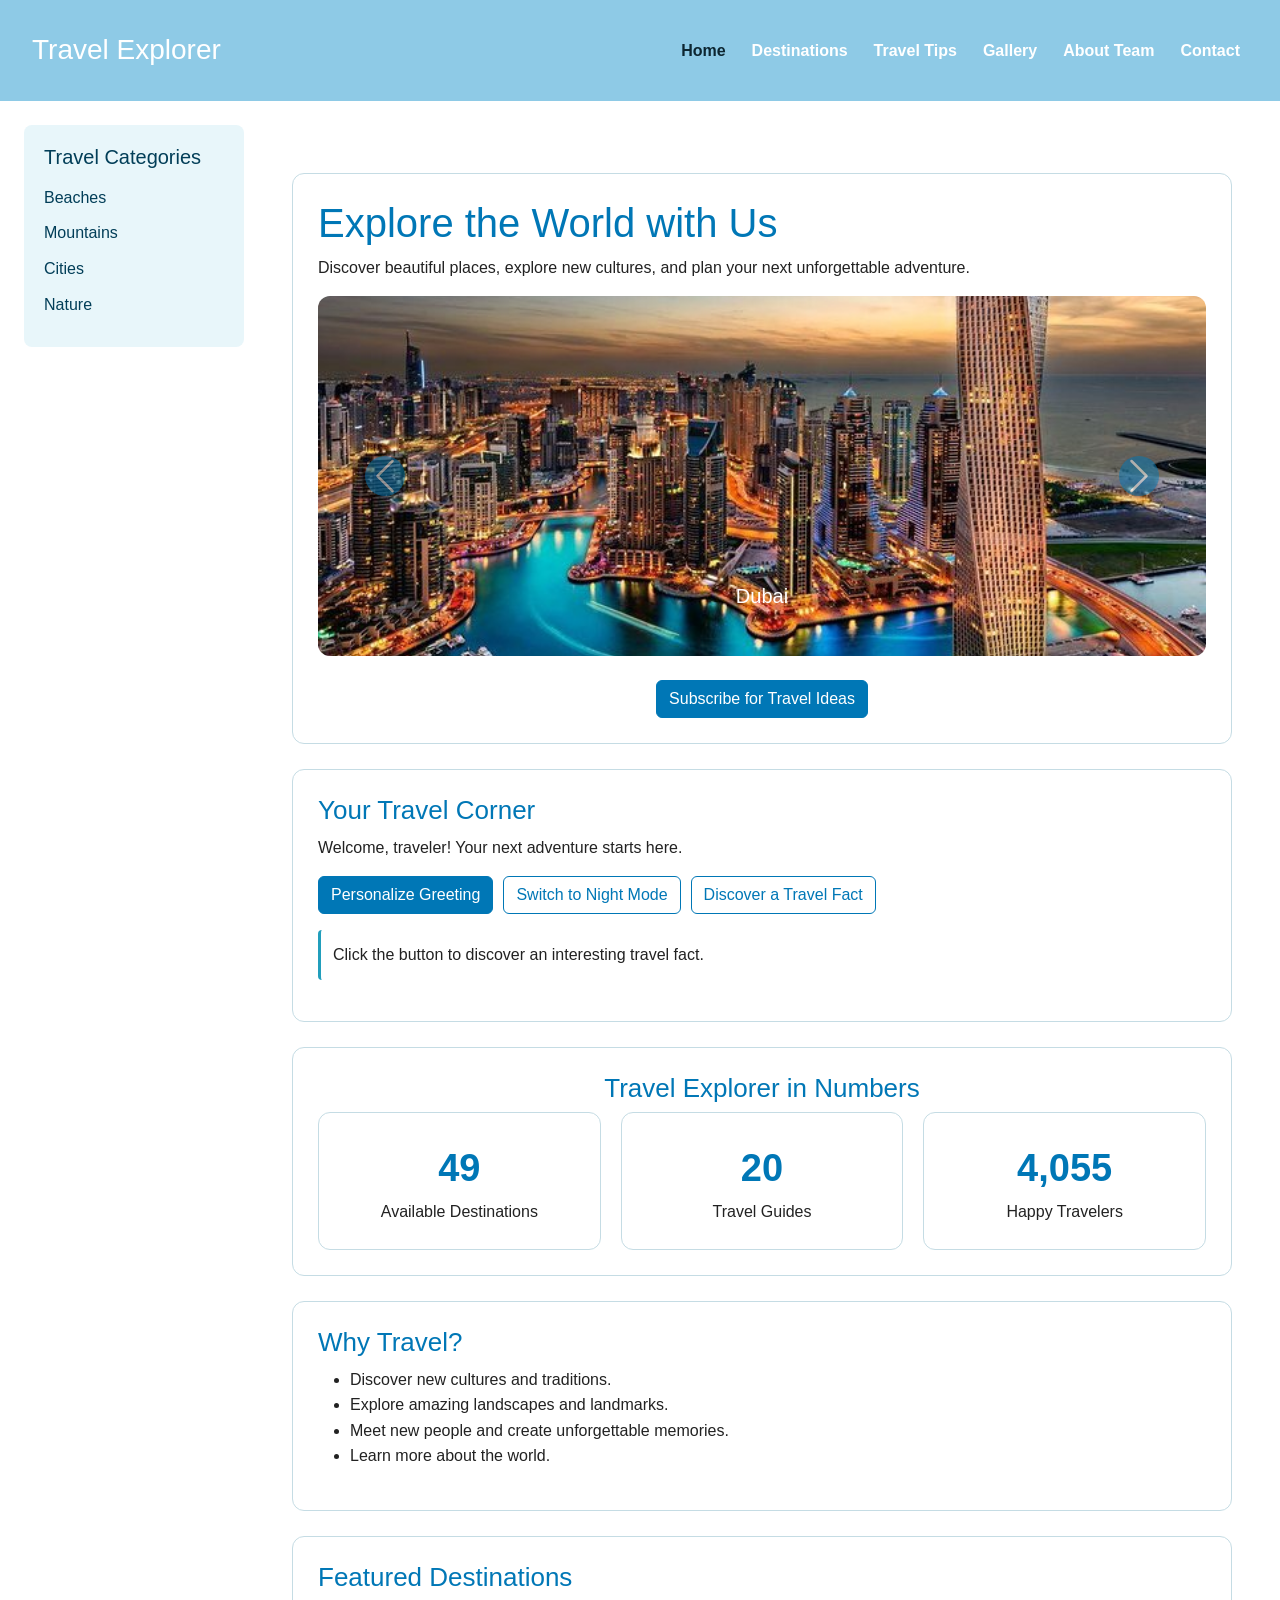
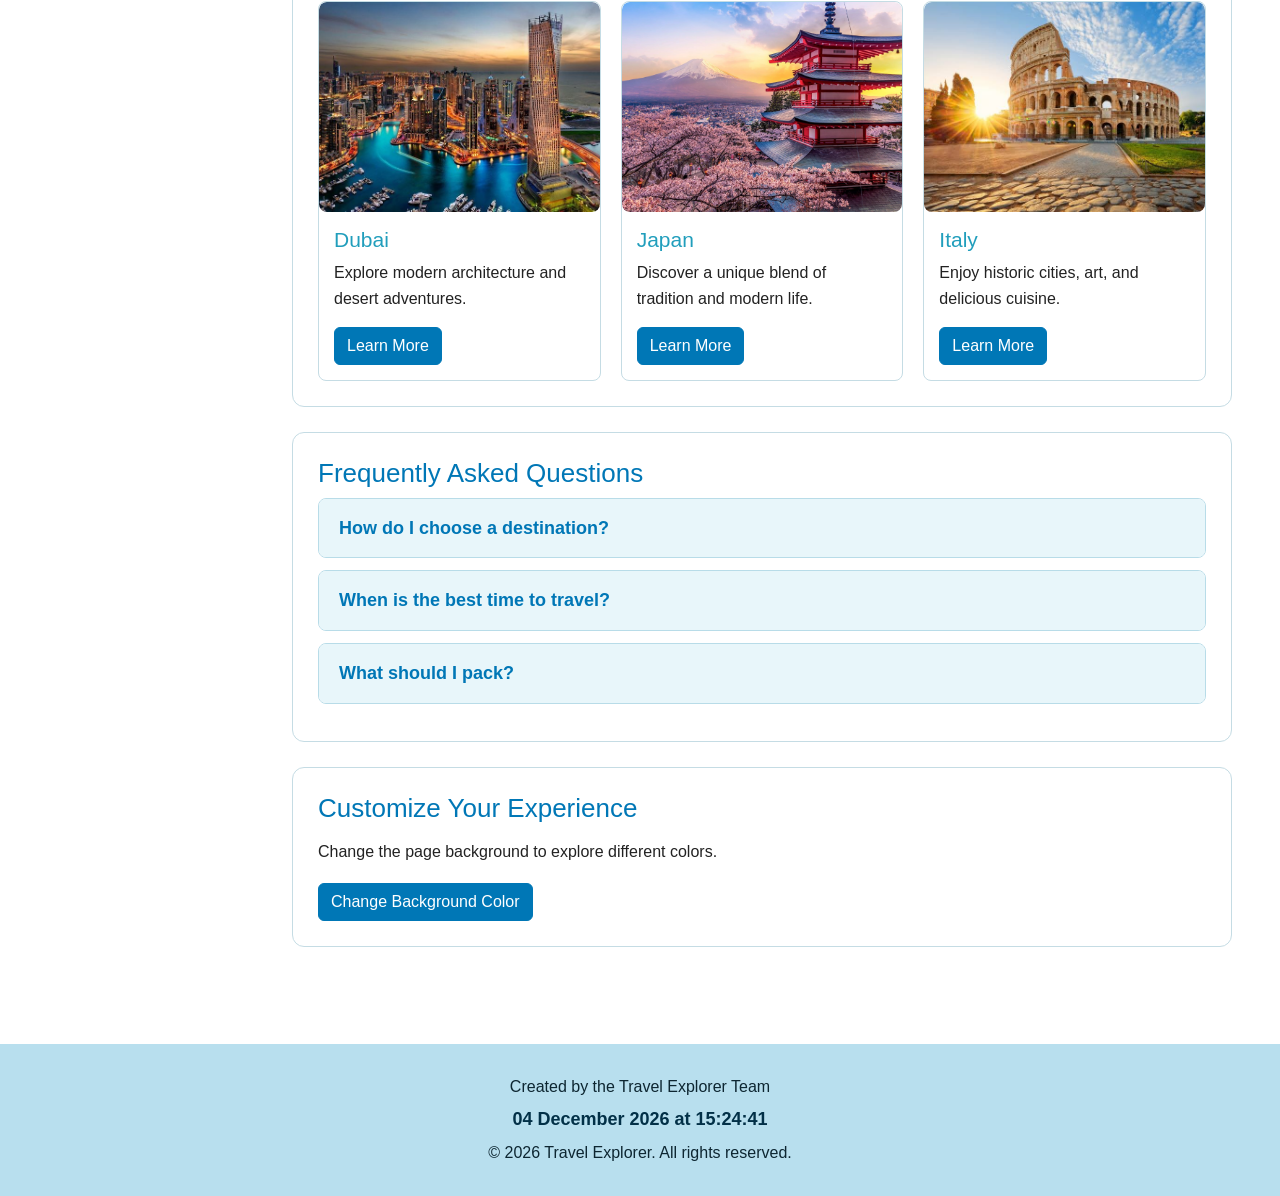
<file: index.html>
<!DOCTYPE html>
<html lang="en">

<head>
    <meta charset="UTF-8">
    <meta name="viewport" content="width=device-width, initial-scale=1.0">
    <title>Travel Explorer - Home</title>

    <link href="https://cdn.jsdelivr.net/npm/bootstrap@5.3.3/dist/css/bootstrap.min.css" rel="stylesheet">
    <link rel="stylesheet" href="css/style.css">
</head>

<body>

    <div id="scrollProgress"></div>

    <header class="site-header">
        <nav class="navbar navbar-expand-lg" aria-label="Main navigation">
            <div class="container-fluid">

                <a class="navbar-brand" href="index.html">Travel Explorer</a>

                <button class="navbar-toggler" type="button" data-bs-toggle="collapse"
                    data-bs-target="#mainNavbar" aria-controls="mainNavbar"
                    aria-expanded="false" aria-label="Toggle navigation">
                    <span class="navbar-toggler-icon"></span>
                </button>

                <div class="collapse navbar-collapse" id="mainNavbar">
                    <ul class="navbar-nav ms-auto">
                        <li class="nav-item">
                            <a class="nav-link active" href="index.html">Home</a>
                        </li>
                        <li class="nav-item">
                            <a class="nav-link" href="destinations.html">Destinations</a>
                        </li>
                        <li class="nav-item">
                            <a class="nav-link" href="tips.html">Travel Tips</a>
                        </li>
                        <li class="nav-item">
                            <a class="nav-link" href="gallery.html">Gallery</a>
                        </li>
                        <li class="nav-item">
                            <a class="nav-link" href="about.html">About Team</a>
                        </li>
                        <li class="nav-item">
                            <a class="nav-link" href="contact.html">Contact</a>
                        </li>
                    </ul>
                </div>
            </div>
        </nav>
    </header>

    <div class="page-layout">

        <aside class="sidebar">
            <h2>Travel Categories</h2>
            <ul>
                <li><a href="destinations.html">Beaches</a></li>
                <li><a href="destinations.html">Mountains</a></li>
                <li><a href="destinations.html">Cities</a></li>
                <li><a href="destinations.html">Nature</a></li>
            </ul>
        </aside>

        <main class="page-main container py-4">

            <section class="content-box">

                <h1>Explore the World with Us</h1>

                <p>
                    Discover beautiful places, explore new cultures,
                    and plan your next unforgettable adventure.
                </p>

                <div id="travelCarousel" class="carousel slide" data-bs-ride="carousel">

                    <div class="carousel-inner">

                        <div class="carousel-item active">
                            <img src="images/dubai.jpg" class="d-block w-100" alt="Dubai">
                            <div class="carousel-caption"><h5>Dubai</h5></div>
                        </div>

                        <div class="carousel-item">
                            <img src="images/japan.jpg" class="d-block w-100" alt="Japan">
                            <div class="carousel-caption"><h5>Japan</h5></div>
                        </div>

                        <div class="carousel-item">
                            <img src="images/italy.jpg" class="d-block w-100" alt="Italy">
                            <div class="carousel-caption"><h5>Italy</h5></div>
                        </div>

                        <div class="carousel-item">
                            <img src="images/greece.jpg" class="d-block w-100" alt="Greece">
                            <div class="carousel-caption"><h5>Greece</h5></div>
                        </div>

                        <div class="carousel-item">
                            <img src="images/bora-bora.jpg" class="d-block w-100" alt="Bora Bora">
                            <div class="carousel-caption"><h5>Bora Bora</h5></div>
                        </div>

                        <div class="carousel-item">
                            <img src="images/netherlands.jpg" class="d-block w-100" alt="Netherlands">
                            <div class="carousel-caption"><h5>Netherlands</h5></div>
                        </div>

                        <div class="carousel-item">
                            <img src="images/switzerland.jpg" class="d-block w-100" alt="Switzerland">
                            <div class="carousel-caption"><h5>Switzerland</h5></div>
                        </div>

                        <div class="carousel-item">
                            <img src="images/paris.jpg" class="d-block w-100" alt="Paris">
                            <div class="carousel-caption"><h5>Paris</h5></div>
                        </div>

                        <div class="carousel-item">
                            <img src="images/istanbul.jpg" class="d-block w-100" alt="Istanbul">
                            <div class="carousel-caption"><h5>Istanbul</h5></div>
                        </div>

                    </div>

                    <button class="carousel-control-prev" type="button"
                        data-bs-target="#travelCarousel" data-bs-slide="prev">
                        <span class="carousel-control-prev-icon"></span>
                    </button>

                    <button class="carousel-control-next" type="button"
                        data-bs-target="#travelCarousel" data-bs-slide="next">
                        <span class="carousel-control-next-icon"></span>
                    </button>

                </div>

                <div class="text-center mt-4">
                    <button id="openSubscribeBtn" class="btn btn-primary" type="button">
                        Subscribe for Travel Ideas
                    </button>
                </div>

            </section>

            <section class="content-box interactive-travel-panel" id="travelTools">

                <h2>Your Travel Corner</h2>

                <p id="travelerGreeting">
                    Welcome, traveler! Your next adventure starts here.
                </p>

                <div class="travel-tools-buttons">

                    <button id="greetingButton" class="btn btn-primary" type="button">
                        Personalize Greeting
                    </button>

                    <button id="themeToggle" class="btn btn-outline-primary" type="button">
                        Switch to Night Mode
                    </button>

                    <button id="factButton" class="btn btn-outline-primary" type="button">
                        Discover a Travel Fact
                    </button>

                </div>

                <p id="travelFact" class="travel-fact" aria-live="polite">
                    Click the button to discover an interesting travel fact.
                </p>

            </section>

            <section class="content-box statistics-section" id="statistics">

                <h2>Travel Explorer in Numbers</h2>

                <div class="statistics-grid">

                    <div class="statistic-card">
                        <span class="statistic-number" data-target="120">0</span>
                        <p>Available Destinations</p>
                    </div>

                    <div class="statistic-card">
                        <span class="statistic-number" data-target="50">0</span>
                        <p>Travel Guides</p>
                    </div>

                    <div class="statistic-card">
                        <span class="statistic-number" data-target="10000">0</span>
                        <p>Happy Travelers</p>
                    </div>

                </div>

            </section>

            <section class="content-box">

                <h2>Why Travel?</h2>

                <ul>
                    <li>Discover new cultures and traditions.</li>
                    <li>Explore amazing landscapes and landmarks.</li>
                    <li>Meet new people and create unforgettable memories.</li>
                    <li>Learn more about the world.</li>
                </ul>

            </section>

            <section class="content-box">

                <h2>Featured Destinations</h2>

                <div class="gallery-grid">

                    <article class="gallery-card">
                        <img src="images/dubai.jpg" alt="Dubai skyline">
                        <div class="card-body">
                            <h3>Dubai</h3>
                            <p>Explore modern architecture and desert adventures.</p>
                            <a href="destinations.html#dubai" class="btn btn-primary">Learn More</a>
                        </div>
                    </article>

                    <article class="gallery-card">
                        <img src="images/japan.jpg" alt="Japan landscape">
                        <div class="card-body">
                            <h3>Japan</h3>
                            <p>Discover a unique blend of tradition and modern life.</p>
                            <a href="destinations.html#japan" class="btn btn-primary">Learn More</a>
                        </div>
                    </article>

                    <article class="gallery-card">
                        <img src="images/italy.jpg" alt="Italy landscape">
                        <div class="card-body">
                            <h3>Italy</h3>
                            <p>Enjoy historic cities, art, and delicious cuisine.</p>
                            <a href="destinations.html#italy" class="btn btn-primary">Learn More</a>
                        </div>
                    </article>

                </div>

            </section>

            <section class="content-box">

                <h2>Frequently Asked Questions</h2>

                <div class="faq-item">
                    <button class="faq-question" type="button" aria-expanded="false">
                        How do I choose a destination?
                    </button>
                    <div class="faq-answer">
                        <p>Consider your budget, preferred climate, interests, and activities.</p>
                    </div>
                </div>

                <div class="faq-item">
                    <button class="faq-question" type="button" aria-expanded="false">
                        When is the best time to travel?
                    </button>
                    <div class="faq-answer">
                        <p>The best time depends on the destination and local weather.</p>
                    </div>
                </div>

                <div class="faq-item">
                    <button class="faq-question" type="button" aria-expanded="false">
                        What should I pack?
                    </button>
                    <div class="faq-answer">
                        <p>Pack according to the weather, trip duration, and planned activities.</p>
                    </div>
                </div>

            </section>

            <section class="content-box color-changer-section">

                <h2>Customize Your Experience</h2>

                <p>Change the page background to explore different colors.</p>

                <button id="colorButton" class="btn btn-primary" type="button">
                    Change Background Color
                </button>

            </section>

        </main>
    </div>

    <footer class="site-footer">
        <p>Created by the Travel Explorer Team</p>
        <p id="currentDateTime" aria-live="off"></p>
        <p>&copy; 2026 Travel Explorer. All rights reserved.</p>
    </footer>

    <div id="subscribePopup" class="popup-overlay" aria-hidden="true">

        <div class="popup-dialog" role="dialog" aria-modal="true" aria-labelledby="subscribeTitle">

            <button id="closeSubscribeBtn" class="popup-close" type="button"
                aria-label="Close popup">&times;</button>

            <h2 id="subscribeTitle">Subscribe for Travel Ideas</h2>

            <p>Get inspiration for your next adventure.</p>

            <form id="subscribeForm" novalidate>

                <div class="mb-3">
                    <label for="subscriberName" class="form-label">Name</label>
                    <input id="subscriberName" class="form-control" type="text" required>
                </div>

                <div class="mb-3">
                    <label for="subscriberEmail" class="form-label">Email</label>
                    <input id="subscriberEmail" class="form-control" type="email" required>
                </div>

                <div class="mb-3">
                    <label for="subscriberPassword" class="form-label">Password</label>
                    <input id="subscriberPassword" class="form-control" type="password" minlength="6" required>
                </div>

                <div class="mb-3">
                    <label for="confirmPassword" class="form-label">Confirm Password</label>
                    <input id="confirmPassword" class="form-control" type="password" minlength="6" required>
                </div>

                <p id="formMessage" role="status" aria-live="polite"></p>

                <button class="btn btn-primary w-100" type="submit">
                    Subscribe
                </button>

            </form>
        </div>
    </div>

    <script src="https://cdn.jsdelivr.net/npm/bootstrap@5.3.3/dist/js/bootstrap.bundle.min.js"></script>
    <script src="https://code.jquery.com/jquery-3.7.1.min.js"></script>
    <script src="js/sound.js"></script>
    <script src="js/clock.js"></script>
    <script src="js/nav.js"></script>
    <script src="js/script.js"></script>
    <script src="js/index.js"></script>

</body>
</html>
</file>
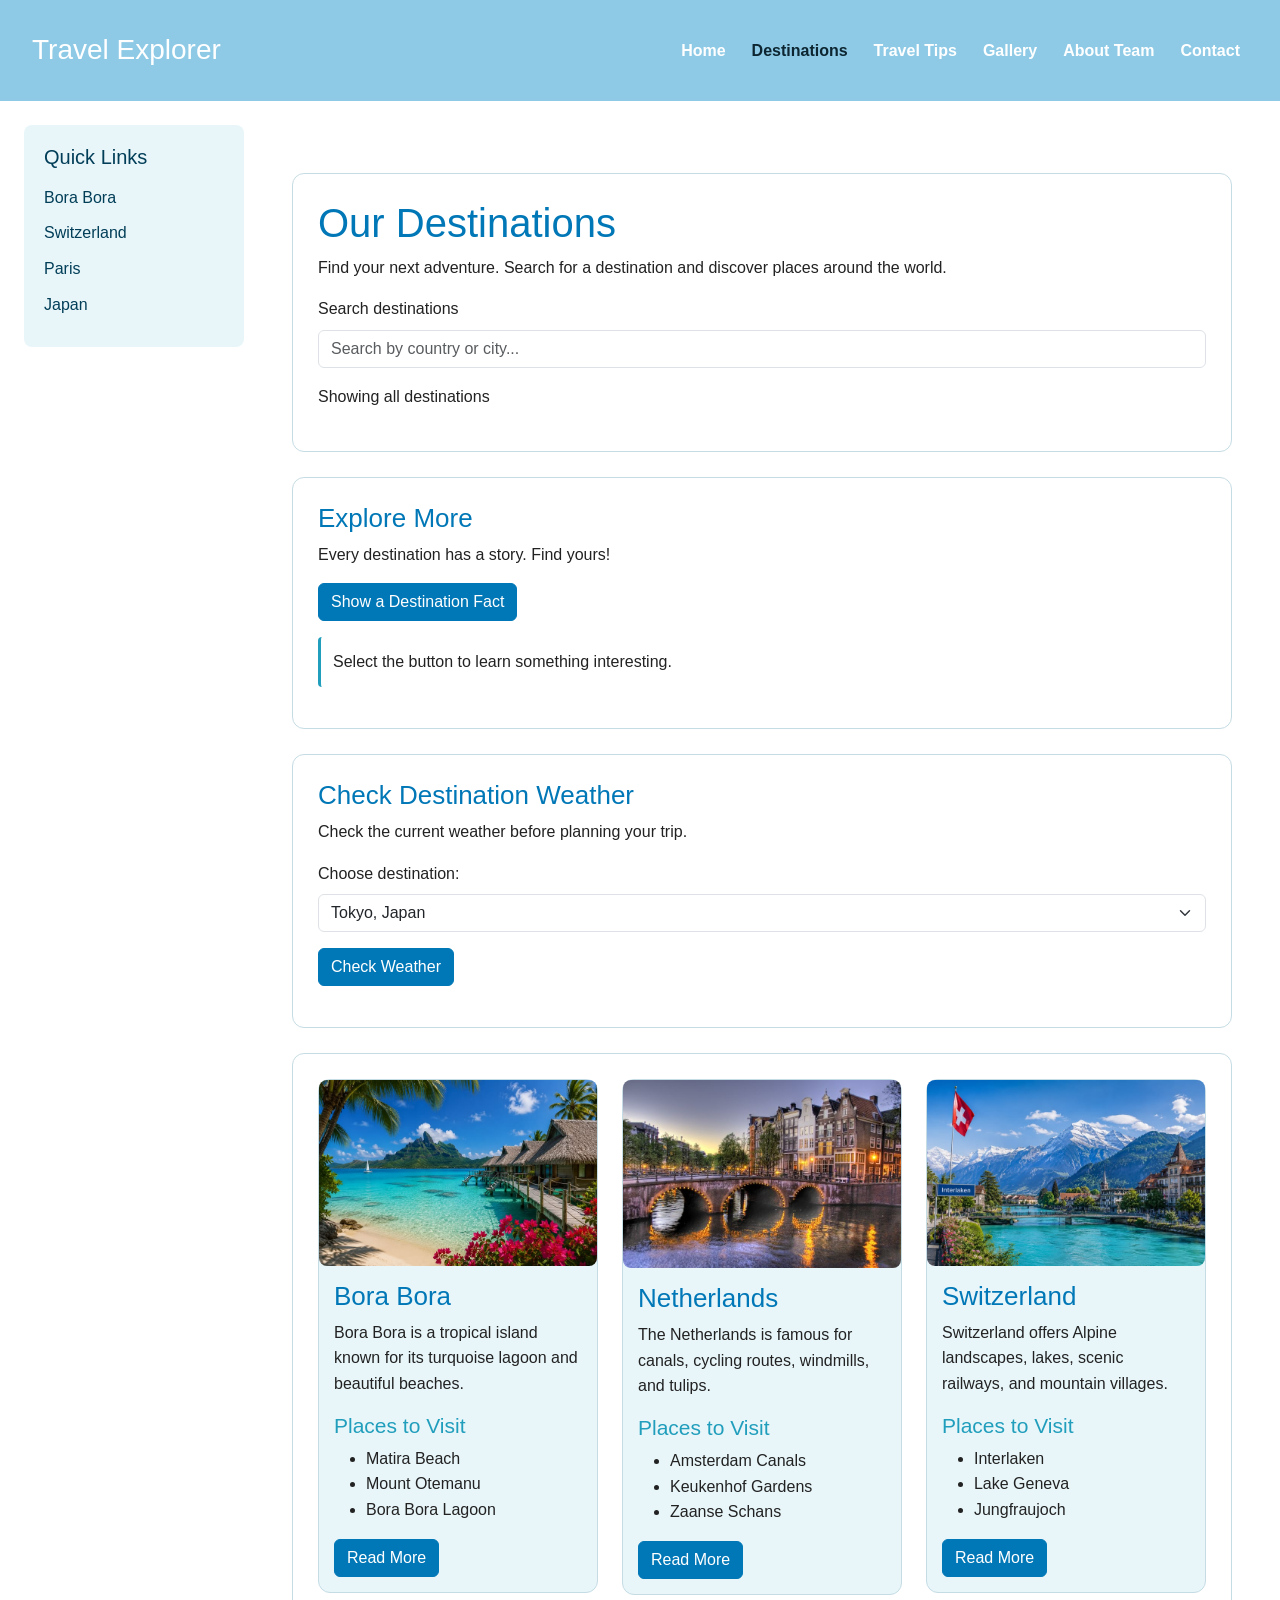
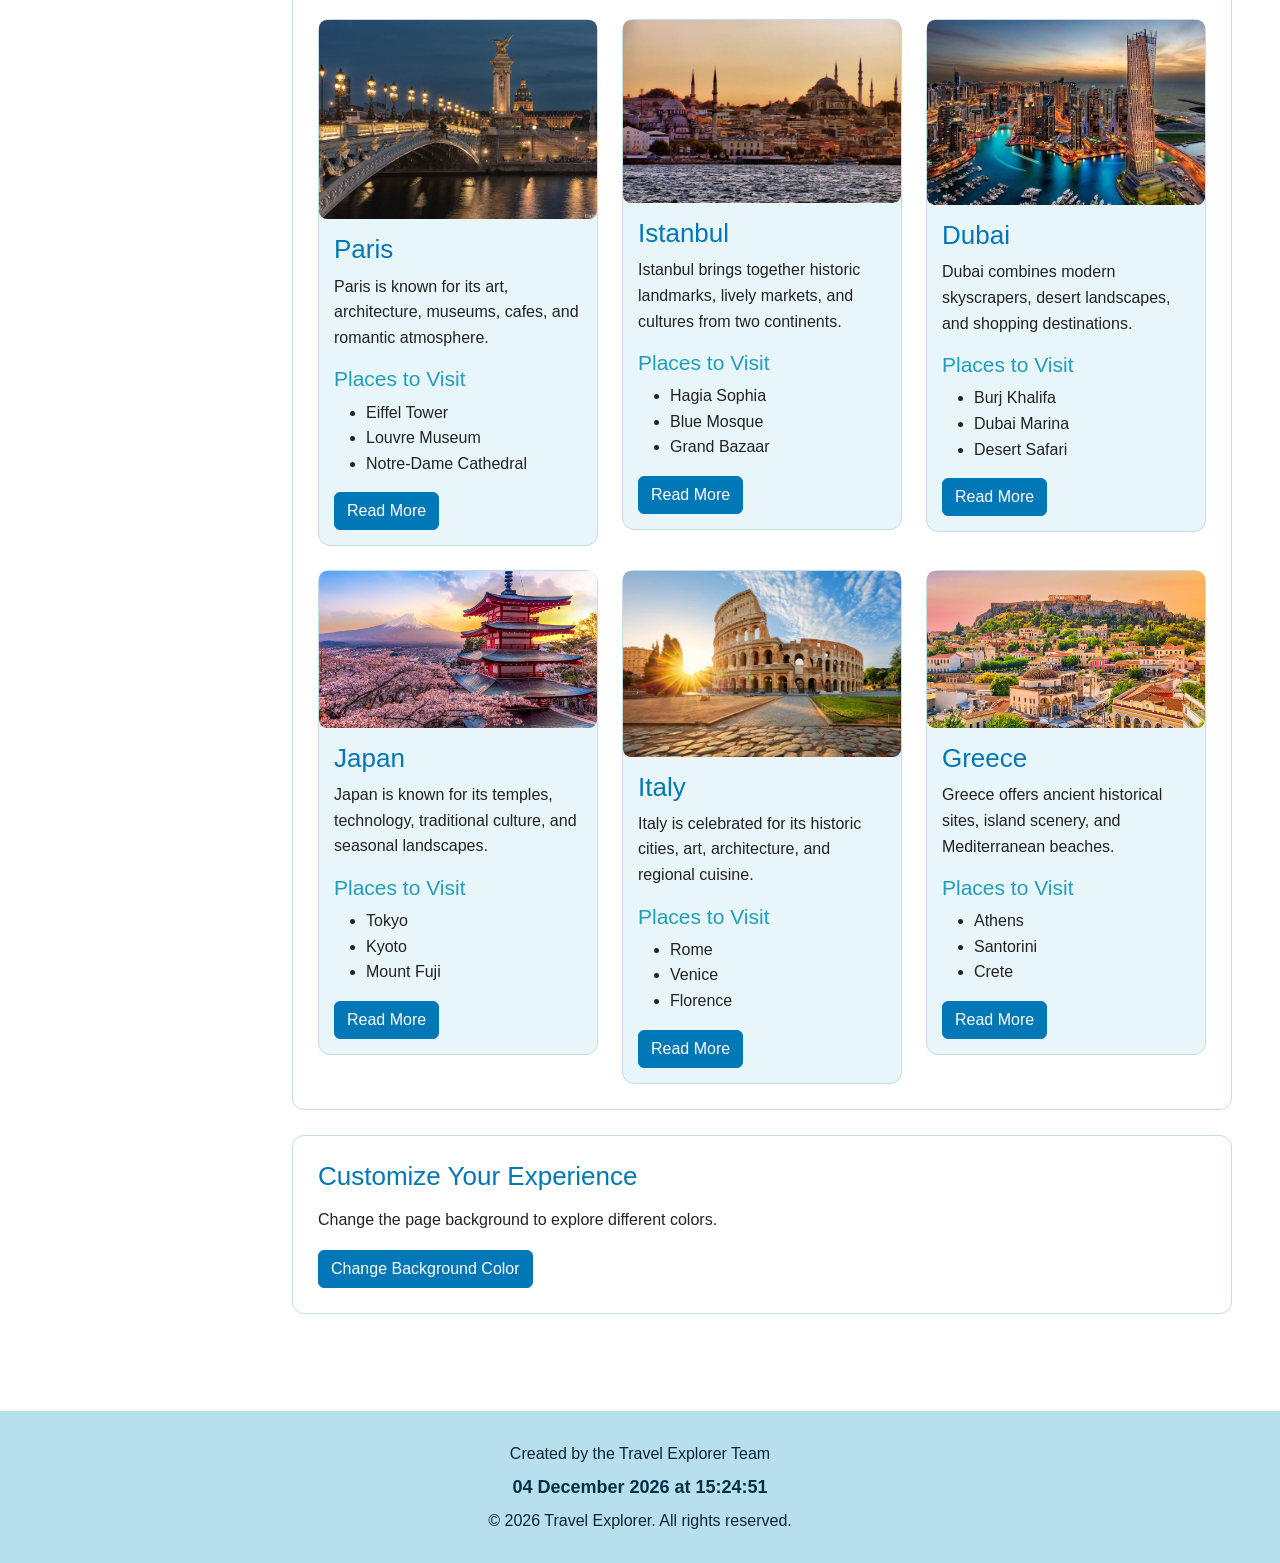
<file: destinations.html>
<!DOCTYPE html>
<html lang="en">

<head>
    <meta charset="UTF-8">
    <meta name="viewport" content="width=device-width, initial-scale=1.0">
    <title>Travel Explorer - Destinations</title>

    <link href="https://cdn.jsdelivr.net/npm/bootstrap@5.3.3/dist/css/bootstrap.min.css" rel="stylesheet">
    <link rel="stylesheet" href="css/style.css">
</head>

<body>

    <div id="scrollProgress"></div>

    <header class="site-header">
        <nav class="navbar navbar-expand-lg" aria-label="Main navigation">

            <div class="container-fluid">

                <a class="navbar-brand" href="index.html">Travel Explorer</a>

                <button class="navbar-toggler" type="button" data-bs-toggle="collapse" data-bs-target="#mainNavbar"
                    aria-controls="mainNavbar" aria-expanded="false" aria-label="Toggle navigation">
                    <span class="navbar-toggler-icon"></span>
                </button>

                <div class="collapse navbar-collapse" id="mainNavbar">

                    <ul class="navbar-nav ms-auto">

                        <li class="nav-item">
                            <a class="nav-link" href="index.html">Home</a>
                        </li>

                        <li class="nav-item">
                            <a class="nav-link active" href="destinations.html" aria-current="page">
                                Destinations
                            </a>
                        </li>

                        <li class="nav-item">
                            <a class="nav-link" href="tips.html">Travel Tips</a>
                        </li>

                        <li class="nav-item">
                            <a class="nav-link" href="gallery.html">Gallery</a>
                        </li>

                        <li class="nav-item">
                            <a class="nav-link" href="about.html">About Team</a>
                        </li>

                        <li class="nav-item">
                            <a class="nav-link" href="contact.html">Contact</a>
                        </li>

                    </ul>
                </div>
            </div>
        </nav>
    </header>

    <div class="page-layout">

        <aside class="sidebar">

            <h2>Quick Links</h2>

            <ul>
                <li><a href="#bora-bora">Bora Bora</a></li>
                <li><a href="#switzerland">Switzerland</a></li>
                <li><a href="#paris">Paris</a></li>
                <li><a href="#japan">Japan</a></li>
            </ul>

        </aside>

        <main class="page-main container py-4">

            <section class="content-box">

                <h1>Our Destinations</h1>

                <p>
                    Find your next adventure. Search for a destination
                    and discover places around the world.
                </p>

                <label for="destinationSearch" class="form-label">
                    Search destinations
                </label>

                <input type="search" id="destinationSearch" class="form-control"
                    placeholder="Search by country or city..." autocomplete="off">

                <p id="searchResultCount" class="mt-3" aria-live="polite">
                    Showing all destinations
                </p>

            </section>

            <section class="content-box interactive-travel-panel">

                <h2>Explore More</h2>

                <p id="destinationGreeting">
                    Every destination has a story. Find yours!
                </p>

                <div class="travel-tools-buttons">

                    <button id="destinationFactButton" class="btn btn-primary" type="button">
                        Show a Destination Fact
                    </button>

                </div>

                <p id="destinationFact" class="travel-fact" aria-live="polite">
                    Select the button to learn something interesting.
                </p>

            </section>
            <section class="content-box">
                <h2>Check Destination Weather</h2>
                <p>Check the current weather before planning your trip.</p>

                <div class="mb-3">
                    <label for="weatherCity" class="form-label">Choose destination:</label>
                    <select id="weatherCity" class="form-select">
                        <option value="Tokyo">Tokyo, Japan</option>
                        <option value="Rome">Rome, Italy</option>
                        <option value="Paris">Paris, France</option>
                        <option value="Dubai">Dubai, UAE</option>
                        <option value="Istanbul">Istanbul, Turkey</option>
                        <option value="Athens">Athens, Greece</option>
                        <option value="Amsterdam">Amsterdam, Netherlands</option>
                        <option value="Zurich">Zurich, Switzerland</option>
                    </select>
                </div>

                <button type="button" id="checkWeather" class="btn btn-primary">
                    Check Weather
                </button>

                <p id="weatherResult" class="mt-3" role="status" aria-live="polite"></p>
            </section>

            <section class="content-box">

                <div class="row g-4" id="destinationGrid">

                    <div class="col-md-6 col-lg-4 destination-column">
                        <article class="destination-card" id="bora-bora">

                            <img src="images/bora-bora.jpg" alt="Turquoise lagoon in Bora Bora">

                            <div class="card-body">
                                <h2>Bora Bora</h2>

                                <p>
                                    Bora Bora is a tropical island known for
                                    its turquoise lagoon and beautiful beaches.
                                </p>

                                <h3>Places to Visit</h3>

                                <ul>
                                    <li>Matira Beach</li>
                                    <li>Mount Otemanu</li>
                                    <li>Bora Bora Lagoon</li>
                                </ul>

                                <button class="btn btn-primary read-more-btn" type="button" aria-expanded="false">
                                    Read More
                                </button>

                                <p class="destination-extra d-none">
                                    Bora Bora is ideal for lagoon excursions,
                                    snorkeling, and enjoying island scenery.
                                </p>
                            </div>

                        </article>
                    </div>

                    <div class="col-md-6 col-lg-4 destination-column">
                        <article class="destination-card" id="netherlands">

                            <img src="images/netherlands.jpg" alt="Netherlands canals">

                            <div class="card-body">
                                <h2>Netherlands</h2>

                                <p>
                                    The Netherlands is famous for canals,
                                    cycling routes, windmills, and tulips.
                                </p>

                                <h3>Places to Visit</h3>

                                <ul>
                                    <li>Amsterdam Canals</li>
                                    <li>Keukenhof Gardens</li>
                                    <li>Zaanse Schans</li>
                                </ul>

                                <button class="btn btn-primary read-more-btn" type="button" aria-expanded="false">
                                    Read More
                                </button>

                                <p class="destination-extra d-none">
                                    Spring is especially popular for seeing
                                    tulip fields and colorful flower gardens.
                                </p>
                            </div>

                        </article>
                    </div>

                    <div class="col-md-6 col-lg-4 destination-column">
                        <article class="destination-card" id="switzerland">

                            <img src="images/switzerland.jpg" alt="Swiss mountains">

                            <div class="card-body">
                                <h2>Switzerland</h2>

                                <p>
                                    Switzerland offers Alpine landscapes,
                                    lakes, scenic railways, and mountain villages.
                                </p>

                                <h3>Places to Visit</h3>

                                <ul>
                                    <li>Interlaken</li>
                                    <li>Lake Geneva</li>
                                    <li>Jungfraujoch</li>
                                </ul>

                                <button class="btn btn-primary read-more-btn" type="button" aria-expanded="false">
                                    Read More
                                </button>

                                <p class="destination-extra d-none">
                                    Visitors can enjoy mountain hiking, skiing,
                                    and panoramic train journeys.
                                </p>
                            </div>

                        </article>
                    </div>

                    <div class="col-md-6 col-lg-4 destination-column">
                        <article class="destination-card" id="paris">

                            <img src="images/paris.jpg" alt="Paris Eiffel Tower">

                            <div class="card-body">
                                <h2>Paris</h2>

                                <p>
                                    Paris is known for its art, architecture,
                                    museums, cafes, and romantic atmosphere.
                                </p>

                                <h3>Places to Visit</h3>

                                <ul>
                                    <li>Eiffel Tower</li>
                                    <li>Louvre Museum</li>
                                    <li>Notre-Dame Cathedral</li>
                                </ul>

                                <button class="btn btn-primary read-more-btn" type="button" aria-expanded="false">
                                    Read More
                                </button>

                                <p class="destination-extra d-none">
                                    Walking along the Seine is a wonderful way
                                    to explore the city's historic center.
                                </p>
                            </div>

                        </article>
                    </div>

                    <div class="col-md-6 col-lg-4 destination-column">
                        <article class="destination-card" id="istanbul">

                            <img src="images/istanbul.jpg" alt="Istanbul cityscape">

                            <div class="card-body">
                                <h2>Istanbul</h2>

                                <p>
                                    Istanbul brings together historic landmarks,
                                    lively markets, and cultures from two continents.
                                </p>

                                <h3>Places to Visit</h3>

                                <ul>
                                    <li>Hagia Sophia</li>
                                    <li>Blue Mosque</li>
                                    <li>Grand Bazaar</li>
                                </ul>

                                <button class="btn btn-primary read-more-btn" type="button" aria-expanded="false">
                                    Read More
                                </button>

                                <p class="destination-extra d-none">
                                    A Bosphorus cruise offers views of the city
                                    from the water.
                                </p>
                            </div>

                        </article>
                    </div>

                    <div class="col-md-6 col-lg-4 destination-column">
                        <article class="destination-card" id="dubai">

                            <img src="images/dubai.jpg" alt="Dubai skyline">

                            <div class="card-body">
                                <h2>Dubai</h2>

                                <p>
                                    Dubai combines modern skyscrapers,
                                    desert landscapes, and shopping destinations.
                                </p>

                                <h3>Places to Visit</h3>

                                <ul>
                                    <li>Burj Khalifa</li>
                                    <li>Dubai Marina</li>
                                    <li>Desert Safari</li>
                                </ul>

                                <button class="btn btn-primary read-more-btn" type="button" aria-expanded="false">
                                    Read More
                                </button>

                                <p class="destination-extra d-none">
                                    Visitors can combine city sightseeing
                                    with desert activities and waterfront walks.
                                </p>
                            </div>

                        </article>
                    </div>

                    <div class="col-md-6 col-lg-4 destination-column">
                        <article class="destination-card" id="japan">

                            <img src="images/japan.jpg" alt="Japan scenery">

                            <div class="card-body">
                                <h2>Japan</h2>

                                <p>
                                    Japan is known for its temples, technology,
                                    traditional culture, and seasonal landscapes.
                                </p>

                                <h3>Places to Visit</h3>

                                <ul>
                                    <li>Tokyo</li>
                                    <li>Kyoto</li>
                                    <li>Mount Fuji</li>
                                </ul>

                                <button class="btn btn-primary read-more-btn" type="button" aria-expanded="false">
                                    Read More
                                </button>

                                <p class="destination-extra d-none">
                                    Cherry blossom season is popular, but exact
                                    flowering dates vary each year.
                                </p>
                            </div>

                        </article>
                    </div>

                    <div class="col-md-6 col-lg-4 destination-column">
                        <article class="destination-card" id="italy">

                            <img src="images/italy.jpg" alt="Italy architecture">

                            <div class="card-body">
                                <h2>Italy</h2>

                                <p>
                                    Italy is celebrated for its historic cities,
                                    art, architecture, and regional cuisine.
                                </p>

                                <h3>Places to Visit</h3>

                                <ul>
                                    <li>Rome</li>
                                    <li>Venice</li>
                                    <li>Florence</li>
                                </ul>

                                <button class="btn btn-primary read-more-btn" type="button" aria-expanded="false">
                                    Read More
                                </button>

                                <p class="destination-extra d-none">
                                    Each region has its own local dishes,
                                    traditions, and historical attractions.
                                </p>
                            </div>

                        </article>
                    </div>

                    <div class="col-md-6 col-lg-4 destination-column">
                        <article class="destination-card" id="greece">

                            <img src="images/greece.jpg" alt="Greek island">

                            <div class="card-body">
                                <h2>Greece</h2>

                                <p>
                                    Greece offers ancient historical sites,
                                    island scenery, and Mediterranean beaches.
                                </p>

                                <h3>Places to Visit</h3>

                                <ul>
                                    <li>Athens</li>
                                    <li>Santorini</li>
                                    <li>Crete</li>
                                </ul>

                                <button class="btn btn-primary read-more-btn" type="button" aria-expanded="false">
                                    Read More
                                </button>

                                <p class="destination-extra d-none">
                                    Travelers can explore archaeological sites
                                    and visit islands with different landscapes.
                                </p>
                            </div>

                        </article>
                    </div>

                    <div class="col-12 d-none" id="noDestinationsMessage">
                        <p class="text-center">
                            No destinations found. Try another search.
                        </p>
                    </div>

                </div>

            </section>

            <section class="content-box color-changer-section">

                <h2>Customize Your Experience</h2>

                <p>Change the page background to explore different colors.</p>

                <button id="colorButton" class="btn btn-primary" type="button">
                    Change Background Color
                </button>

            </section>

        </main>
    </div>

    <footer class="site-footer">
        <p>Created by the Travel Explorer Team</p>
        <p id="currentDateTime" aria-live="off"></p>
        <p>&copy; 2026 Travel Explorer. All rights reserved.</p>
    </footer>

    <script src="https://cdn.jsdelivr.net/npm/bootstrap@5.3.3/dist/js/bootstrap.bundle.min.js"></script>
    <script src="https://code.jquery.com/jquery-3.7.1.min.js"></script>
    <script src="js/sound.js"></script>
    <script src="js/clock.js"></script>
    <script src="js/nav.js"></script>
    <script src="js/script.js"></script>
    <script src="js/destinations.js"></script>

</body>

</html>
</file>
<file: css/style.css>
* {
    box-sizing: border-box;
}

:root {
    --travel-blue: #0077b6;
    --travel-blue-dark: #023e58;
    --travel-cyan: #219ebc;
    --travel-header: #8ecae6;
    --travel-pale: #e8f6fa;
    --travel-ink: #0d2631;
    --travel-border: #c5dce4;
}

html {
    scroll-behavior: smooth;
}

body {
    margin: 0;
    font-family: Arial, sans-serif;
    background-color: #ffffff;
    color: #222;
    line-height: 1.6;
    transition: background-color 0.35s ease, color 0.35s ease;
}

img {
    max-width: 100%;
    height: auto;
}


#scrollProgress {
    position: fixed;
    top: 0;
    left: 0;
    width: 0;
    height: 5px;
    background: linear-gradient(90deg, #0077b6, #219ebc, #8ecae6);
    z-index: 9999;
    transition: width 0.1s linear;
}

.page-layout {
    min-height: 100vh;
    display: grid;
    grid-template-columns: 220px minmax(0, 1fr);
    grid-template-rows: auto 1fr auto;
    grid-template-areas:
        "header header"
        "sidebar main"
        "footer footer";
}

.page-header,
.site-header {
    grid-area: header;
    background-color: var(--travel-header);
    padding: 15px 20px;
}

.navbar {
    background-color: var(--travel-header) !important;
}

.logo {
    font-size: 24px;
    font-weight: bold;
    color: white !important;
}

.navbar-brand {
    font-size: 28px;
    color: white !important;
}

.navbar-nav {
    gap: 10px;
}

.nav-link {
    color: white !important;
    font-weight: bold;
}

.nav-link:hover,
.nav-link.active {
    color: var(--travel-ink) !important;
}

.page-sidebar,
.sidebar {
    grid-area: sidebar;
    background-color: var(--travel-pale);
    padding: 20px;
    align-self: start;
}

.page-sidebar {
    border-right: 1px solid var(--travel-border);
}

.sidebar {
    border-radius: 8px;
}

.page-sidebar h3,
.sidebar h2 {
    color: var(--travel-blue-dark);
    margin-top: 0;
}

.sidebar h2 {
    font-size: 20px;
}

.page-sidebar ul {
    padding-left: 20px;
}

.sidebar ul {
    list-style: none;
    padding: 0;
    margin: 16px 0 0;
}

.page-sidebar li,
.sidebar li {
    margin-bottom: 10px;
}

.page-sidebar a,
.sidebar a {
    color: var(--travel-blue-dark);
    text-decoration: none;
}

.page-sidebar a:hover,
.sidebar a:hover {
    text-decoration: underline;
}

.page-main {
    grid-area: main;
    width: 100%;
    max-width: 1200px;
    min-width: 0;
    margin: 24px auto;
    padding: 0 24px;
}

.page-main > section,
.content-box {
    background-color: white;
    margin-bottom: 25px;
    padding: 25px;
    border: 1px solid var(--travel-border);
    border-radius: 12px;
}

main > section {
    background-color: white;
}

h1 {
    font-size: 40px;
    color: var(--travel-blue);
}

h2 {
    font-size: 26px;
    color: var(--travel-blue);
}

h3 {
    font-size: 21px;
    color: var(--travel-cyan);
}

p {
    font-size: 16px;
    line-height: 1.6;
}

.page-main section img {
    max-width: 100%;
    height: auto;
    border-radius: 8px;
}

.card {
    border: 1px solid #dee2e6;
    border-radius: 12px;
    background-color: white;
}

.card-title {
    color: #212529;
}

.card-body {
    padding: 15px;
}

.card-img-top {
    width: 100%;
    height: 200px;
    object-fit: cover;
    display: block;
}

.bootstrap-card-img {
    height: 300px;
    object-fit: cover;
}

.gallery {
    display: grid;
    grid-template-columns: repeat(3, minmax(0, 1fr));
    gap: 20px;
    margin-top: 20px;
}

.gallery .card {
    overflow: hidden;
}

.gallery .card img {
    width: 100%;
    height: 200px;
    object-fit: cover;
    display: block;
}

.gallery .card-body {
    padding: 20px;
}

.gallery-grid {
    display: grid;
    grid-template-columns: repeat(3, minmax(0, 1fr));
    gap: 20px;
}

.gallery-card {
    overflow: hidden;
    background-color: white;
    border: 1px solid var(--travel-border);
    border-radius: 8px;
    transition: transform 0.2s ease, box-shadow 0.2s ease;
}

.gallery-grid .gallery-card img,
.gallery-card img {
    display: block;
    width: 100%;
    height: 210px;
    object-fit: cover;
}

.gallery .card:hover,
.gallery-card:hover {
    transform: translateY(-3px);
    box-shadow: 0 4px 10px rgba(0, 0, 0, 0.15);
}

.main-gallery-image {
    text-align: center;
}

#mainGalleryImage {
    width: 100%;
    max-height: 450px;
    object-fit: cover;
    transition: opacity 0.3s ease;
}

.gallery-thumbnails {
    display: flex;
    flex-wrap: wrap;
    justify-content: center;
    gap: 10px;
}

.gallery-thumbnail {
    padding: 3px;
    border: 2px solid transparent;
    border-radius: 8px;
    background: transparent;
    cursor: pointer;
    transition: transform 0.2s ease, border-color 0.2s ease;
}

.gallery-thumbnail img {
    display: block;
    width: 85px;
    height: 65px;
    object-fit: cover;
    border-radius: 5px;
}

.gallery-thumbnail:hover {
    transform: scale(1.05);
}

.gallery-thumbnail.active {
    border-color: #0d6efd;
}

#galleryMessage {
    margin-top: 12px;
    text-align: center;
}

.btn-primary {
    background-color: var(--travel-blue);
    border-color: var(--travel-blue);
}

.btn-primary:hover {
    background-color: var(--travel-blue-dark);
    border-color: var(--travel-blue-dark);
}

.btn-secondary {
    background-color: var(--travel-cyan);
    border-color: var(--travel-cyan);
}

.btn-secondary:hover {
    background-color: #176f85;
    border-color: #176f85;
}

.btn-outline-primary {
    color: var(--travel-blue);
    border-color: var(--travel-blue);
}

.btn-outline-primary:hover {
    background-color: var(--travel-blue);
    border-color: var(--travel-blue);
    color: white;
}

.carousel {
    border-radius: 12px;
    overflow: hidden;
}

.carousel .carousel-item img {
    width: 100%;
    height: 360px;
    object-fit: cover;
    display: block;
}

.carousel-control-prev-icon,
.carousel-control-next-icon {
    background-color: var(--travel-blue);
    border-radius: 50%;
    padding: 20px;
}

.destination-details {
    background-color: white;
    border: 1px solid var(--travel-border);
    border-radius: 12px;
}

.destination-card {
    background-color: var(--travel-pale);
    border: 1px solid var(--travel-border);
    border-radius: 12px;
}

.destination-card h2 {
    color: var(--travel-blue);
}

.destination-card h3 {
    color: var(--travel-cyan);
}

.statistics-section {
    text-align: center;
    background-color: var(--travel-pale);
    border: 1px solid var(--travel-border);
    border-radius: 12px;
    padding: 35px 25px;
    margin-bottom: 25px;
}

.statistics-grid {
    display: grid;
    grid-template-columns: repeat(3, minmax(0, 1fr));
    gap: 20px;
}

.statistic-card {
    background-color: white;
    padding: 25px 15px;
    border: 1px solid var(--travel-border);
    border-radius: 12px;
    transition: transform 0.3s ease;
}

.statistic-card:hover {
    transform: translateY(-5px);
}

.statistic-number {
    display: block;
    color: var(--travel-blue);
    font-size: 38px;
    font-weight: bold;
}

.statistic-card p {
    margin: 0;
}

.team-container {
    display: flex;
    flex-wrap: wrap;
    gap: 25px;
    justify-content: space-between;
}

.team-card {
    flex: 1 1 calc(33.333% - 25px);
    min-width: 0;
    display: flex;
    flex-direction: column;
    align-items: center;
    padding: 25px;
    background-color: white;
    border: 1px solid var(--travel-border);
    border-radius: 12px;
    text-align: center;
    transition: transform 0.2s ease, box-shadow 0.2s ease;
}

.team-card:hover {
    transform: translateY(-5px);
    box-shadow: 0 6px 15px rgba(0, 0, 0, 0.1);
}

.team-photo {
    width: 150px;
    height: 150px;
    object-fit: cover;
    border-radius: 50%;
    margin-bottom: 10px;
}

.team-card h3 {
    color: var(--travel-cyan);
}

.team-card p {
    flex-grow: 1;
}

.team-card.card-selected {
    animation: teamSelect 0.4s ease;
}

@keyframes teamSelect {
    0% { transform: scale(1); }
    50% { transform: scale(1.04); }
    100% { transform: scale(1); }
}

.form-control,
.form-select {
    border-color: #dee2e6;
}

.form-control:focus,
.form-select:focus {
    border-color: var(--travel-blue);
    box-shadow: 0 0 0 0.2rem rgba(0, 119, 182, 0.15);
}

.error-message {
    color: #dc3545;
    font-size: 14px;
    margin-top: 5px;
}

.input-error {
    border-color: #dc3545 !important;
}

.form-message {
    min-height: 1.4em;
    font-size: 0.95rem;
    font-weight: 600;
}

.form-message.success {
    color: #14743c;
}

.form-message.error {
    color: #b42318;
}

#formMessage {
    margin-top: 15px;
    margin-bottom: 0;
}

.faq-section {
    background-color: white;
    border: 1px solid var(--travel-border);
    border-radius: 12px;
    padding: 25px;
    margin-bottom: 25px;
}

.faq-item {
    margin-bottom: 12px;
    border: 1px solid #b8dce8;
    border-radius: 8px;
    overflow: hidden;
    background-color: white;
}

.faq-question {
    display: flex;
    justify-content: space-between;
    align-items: center;
    width: 100%;
    padding: 15px 20px;
    border: none;
    background-color: var(--travel-pale);
    color: var(--travel-blue);
    font-family: Arial, sans-serif;
    font-size: 18px;
    font-weight: bold;
    text-align: left;
    cursor: pointer;
}

.faq-question:hover {
    background-color: #d5edf5;
}

.faq-question:focus-visible {
    outline: 2px solid var(--travel-blue);
    outline-offset: -2px;
}

.faq-question span {
    font-size: 22px;
    margin-left: 15px;
}

.faq-answer {
    max-height: 0;
    overflow: hidden;
    padding: 0 15px;
    background-color: white;
    transition: max-height 0.4s ease, padding 0.35s ease;
}

.faq-answer.active {
    padding: 1px 15px;
}

.faq-answer p {
    margin: 0;
    padding: 15px 5px;
    font-size: 16px;
    line-height: 1.6;
}

.ask-question-section,
.color-changer-section {
    padding: 25px;
    margin-bottom: 25px;
    background-color: var(--travel-pale);
    border: 1px solid #b8dce8;
    border-radius: 12px;
}

.ask-question-section {
    text-align: center;
}

.color-changer-section {
    text-align: left;
    background-color: #ffffff;
    border-color: #dee2e6;
    border-radius: 10px;
    padding: 35px;
}

.ask-question-section p,
.color-changer-section p {
    margin-bottom: 18px;
}

.color-changer-section h2 {
    color: var(--travel-blue);
    margin-bottom: 15px;
}

.popup-overlay {
    position: fixed;
    inset: 0;
    z-index: 2000;
    display: flex;
    align-items: center;
    justify-content: center;
    padding: 20px;
    overflow-y: auto;
    background: rgba(4, 25, 35, 0.65);
    opacity: 0;
    visibility: hidden;
    pointer-events: none;
    transition: opacity 0.25s ease, visibility 0.25s ease;
}

.popup-overlay.is-open,
.popup-overlay.show {
    opacity: 1;
    visibility: visible;
    pointer-events: auto;
}

.popup-overlay .popup-content {
    transform: translateY(15px);
    transition: transform 0.3s ease;
}

.popup-overlay.is-open .popup-content,
.popup-overlay.show .popup-content {
    transform: translateY(0);
}

.popup-dialog,
.popup-content,
.popup-box {
    position: relative;
    width: 100%;
    max-width: 500px;
    max-height: 90vh;
    overflow-y: auto;
    padding: 30px;
    background: white;
    border-radius: 15px;
    box-shadow: 0 8px 30px rgba(0, 0, 0, 0.25);
}

.popup-dialog {
    max-width: 480px;
    padding: 28px;
    transform: translateY(12px);
    transition: transform 0.25s ease;
}

.popup-overlay.is-open .popup-dialog,
.popup-overlay.show .popup-dialog {
    transform: translateY(0);
}

.popup-box {
    max-width: 450px;
}

.popup-content h2 {
    padding-right: 25px;
}

.popup-box h2 {
    margin-bottom: 20px;
}

.popup-close,
.close-popup {
    position: absolute;
    top: 10px;
    right: 15px;
    border: none;
    background: transparent;
    color: var(--travel-ink);
    font-size: 28px;
    cursor: pointer;
    line-height: 1;
}

.popup-close {
    top: 8px;
    right: 12px;
    width: 36px;
    height: 36px;
    border-radius: 50%;
    background: var(--travel-pale);
}

.popup-close:hover,
.close-popup:hover {
    color: var(--travel-blue);
}

#dateTime,
#currentDateTime {
    font-size: 18px;
    color: #023047;
    font-weight: bold;
}

#colorButton {
    background-color: var(--travel-blue);
    border-color: var(--travel-blue);
}

.page-footer,
.site-footer,
body > footer {
    grid-area: footer;
    background-color: #b8dfee !important;
    color: var(--travel-ink) !important;
    text-align: center;
    padding: 24px;
}

.page-footer p,
.site-footer p,
body > footer p {
    margin: 6px 0;
}

.interactive-travel-panel {
    background-color: var(--travel-pale);
}

.travel-tools-buttons {
    display: flex;
    flex-wrap: wrap;
    gap: 10px;
    margin: 16px 0;
}

.travel-fact {
    padding: 12px;
    background-color: white;
    border-left: 3px solid var(--travel-cyan);
    border-radius: 4px;
}

.fact-animation {
    animation: factFade 0.4s ease;
}

@keyframes factFade {
    from {
        opacity: 0;
        transform: translateY(8px);
    }
    to {
        opacity: 1;
        transform: translateY(0);
    }
}

#multiStepForm .form-step {
    display: none;
}

#multiStepForm .form-step.active-step {
    display: block;
    animation: stepFade 0.4s ease;
}

#questionForm .form-step {
    display: block;
}

#questionForm .form-step[hidden] {
    display: none;
}

@keyframes stepFade {
    from {
        opacity: 0;
        transform: translateX(15px);
    }
    to {
        opacity: 1;
        transform: translateX(0);
    }
}

#travelSummary {
    line-height: 1.8;
}

.category-filters {
    display: flex;
    flex-wrap: wrap;
    gap: 8px;
    margin: 12px 0;
}

.category-filters button {
    padding: 8px 12px;
    border: 1px solid #1685bd;
    border-radius: 6px;
    background-color: white;
    color: #0876ad;
    cursor: pointer;
    font-size: 14px;
    transition: background-color 0.25s ease, color 0.25s ease, transform 0.25s ease;
}

.category-filters button:hover,
.category-filters button.active {
    background-color: #1685bd;
    color: white;
}

.category-filters button:hover {
    transform: translateY(-2px);
}

#categoryMessage {
    margin-top: 12px;
    font-size: 14px;
    line-height: 1.5;
}

#tipsContainer .card {
    animation: tipFadeIn 0.35s ease;
    transition: transform 0.3s ease, box-shadow 0.3s ease;
}

#tipsContainer .card:hover {
    transform: translateY(-5px);
    box-shadow: 0 8px 20px rgba(0, 119, 182, 0.18);
}

@keyframes tipFadeIn {
    from {
        opacity: 0;
        transform: translateY(10px);
    }
    to {
        opacity: 1;
        transform: translateY(0);
    }
}

#tipsSearch {
    max-width: 600px;
}

#tipsSearchMessage {
    color: #555;
    font-size: 0.9rem;
}

#tipsContainer mark {
    background-color: #fff176;
    color: #222;
    padding: 0 2px;
    border-radius: 3px;
}

.autocomplete-container {
    position: relative;
    max-width: 500px;
    margin-top: 20px;
}

.suggestions-list {
    display: none;
    position: absolute;
    top: 100%;
    left: 0;
    width: 100%;
    background-color: white;
    border: 1px solid #ddd;
    border-radius: 8px;
    margin-top: 5px;
    overflow: hidden;
    z-index: 1000;
    box-shadow: 0 4px 10px rgba(0, 0, 0, 0.12);
}

.suggestion-item {
    display: block;
    width: 100%;
    padding: 12px 15px;
    border: none;
    background-color: white;
    color: #333;
    text-align: left;
    cursor: pointer;
}

.suggestion-item:hover,
.suggestion-item:focus {
    background-color: #e8f1ff;
    color: #0d6efd;
}


.rating-section {
    margin-top: 20px;
}

.star {
    background: none;
    border: none;
    color: gray;
    font-size: 32px;
    cursor: pointer;
}

.star:hover {
    transform: scale(1.15);
}

body.night-mode {
    background-color: #10232e;
    color: #edf6f9;
}

body.night-mode .page-main > section,
body.night-mode .content-box,
body.night-mode .gallery-card,
body.night-mode .gallery .card,
body.night-mode .destination-card,
body.night-mode .destination-details,
body.night-mode .interactive-travel-panel,
body.night-mode .travel-fact,
body.night-mode .statistics-section,
body.night-mode .faq-section,
body.night-mode .faq-item {
    background-color: #1b3542;
    color: #edf6f9;
    border-color: #345766;
}

body.night-mode h1,
body.night-mode h2,
body.night-mode h3 {
    color: #bdeaff;
}

body.night-mode .statistic-card {
    background-color: #244653;
    color: #edf6f9;
}

body.night-mode .sidebar,
body.night-mode .page-sidebar {
    background-color: #17313e;
}

body.night-mode .sidebar a,
body.night-mode .page-sidebar a {
    color: #d7f1fa;
}

body.night-mode .site-footer,
body.night-mode .page-footer,
body.night-mode body > footer {
    background-color: #081820 !important;
    color: #edf6f9 !important;
}

body.night-mode .faq-question {
    background-color: #244653;
    color: #bdeaff;
}

body.night-mode .faq-answer {
    background-color: #1b3542;
    color: #edf6f9;
}

.ask-question-section .btn,
.color-changer-section .btn {
    transition: background-color 0.3s ease,
                box-shadow 0.3s ease,
                transform 0.3s ease;
}

.ask-question-section .btn:hover,
.color-changer-section .btn:hover {
    transform: translateY(-2px);
    box-shadow: 0 5px 12px rgba(0, 119, 182, 0.2);
}

@media (max-width: 900px) {
    .page-layout {
        grid-template-columns: 180px minmax(0, 1fr);
    }

    h1 {
        font-size: 34px;
    }

    h2 {
        font-size: 23px;
    }

    h3 {
        font-size: 19px;
    }

    .gallery,
    .gallery-grid {
        grid-template-columns: repeat(2, minmax(0, 1fr));
    }

    .carousel .carousel-item img {
        height: 320px;
    }

    .team-card {
        flex: 1 1 calc(50% - 13px);
    }
}

@media (max-width: 600px) {
    .page-layout {
        display: block;
    }

    .page-header,
    .site-header {
        padding: 10px;
    }

    .navbar-brand {
        font-size: 23px;
    }

    .page-sidebar {
        border-right: none;
        border-bottom: 1px solid var(--travel-border);
    }

    .page-main {
        width: 100%;
        margin: 20px auto;
        padding: 0 12px;
    }

    .page-main > section,
    .content-box {
        padding: 15px;
    }

    h1 {
        font-size: 28px;
    }

    h2 {
        font-size: 22px;
    }

    h3 {
        font-size: 19px;
    }

    p {
        font-size: 14px;
    }

    .gallery,
    .gallery-grid {
        grid-template-columns: 1fr;
    }

    .carousel .carousel-item img {
        height: 230px;
    }

    .team-container {
        flex-direction: column;
    }

    .team-card {
        flex: 0 0 100%;
        width: 100%;
        margin-bottom: 20px;
    }

    .bootstrap-card-img {
        height: 200px;
    }

    .faq-question {
        font-size: 16px;
        padding: 12px 15px;
    }

    .faq-answer p {
        font-size: 14px;
        padding: 12px 5px;
    }

    .popup-dialog,
    .popup-content,
    .popup-box {
        padding: 24px 18px;
    }

    #dateTime,
    #currentDateTime {
        font-size: 16px;
    }

    .travel-tools-buttons {
        flex-direction: column;
    }

    .travel-tools-buttons .btn {
        width: 100%;
    }

    .statistics-grid {
        grid-template-columns: 1fr;
    }

    .statistic-number {
        font-size: 32px;
    }
}


.gallery .card {
    border: 1px solid var(--travel-border);
    border-radius: 12px;
    background-color: white;
    transition: transform 0.2s ease, box-shadow 0.2s ease;
}

body:has(.site-header) > .page-layout {
    display: grid;
    grid-template-columns: 220px minmax(0, 1fr);
    grid-template-rows: auto;
    grid-template-areas: "sidebar main";
    gap: 24px;
    max-width: 1440px;
    min-height: 0;
    margin: 0 auto;
    padding: 24px;
}

body:has(.site-header) .sidebar {
    grid-area: sidebar;
    background-color: var(--travel-pale);
    padding: 20px;
    border-radius: 8px;
    align-self: start;
}

body.night-mode .page-main section {
    background-color: #1b3542;
    color: #edf6f9;
    border-color: #345766;
}

.auth-section .error-message,
.modal .error-message {
    color: #dc3545;
    font-size: 0.875rem;
    margin-top: 5px;
    margin-bottom: 0;
}

@media (max-width: 900px) {
    body:has(.site-header) > .page-layout {
        grid-template-columns: 180px minmax(0, 1fr);
        gap: 16px;
        padding: 16px;
    }
}

@media (max-width: 600px) {
    body:has(.site-header) > .page-layout {
        display: block;
        padding: 12px;
    }

    .sidebar {
        margin-bottom: 16px;
    }
}

body.night-mode {
    background-color: #10232e !important;
    color: #edf6f9;
}

body.night-mode .navbar,
body.night-mode .site-header,
body.night-mode .page-header {
    background-color: #17313e !important;
}

body.night-mode .navbar-brand,
body.night-mode .nav-link {
    color: #edf6f9 !important;
}

body.night-mode .nav-link:hover,
body.night-mode .nav-link.active {
    color: #8ecae6 !important;
}

body.night-mode main > section,
body.night-mode .card,
body.night-mode .team-card,
body.night-mode .destination-card,
body.night-mode .destination-details,
body.night-mode .bg-light,
body.night-mode .modal-content,
body.night-mode .popup-box,
body.night-mode .popup-content,
body.night-mode .popup-dialog {
    background-color: #1b3542 !important;
    color: #edf6f9 !important;
    border-color: #345766 !important;
}

body.night-mode .card-title,
body.night-mode .card-text,
body.night-mode label,
body.night-mode .form-check-label,
body.night-mode .modal-title {
    color: #edf6f9 !important;
}

body.night-mode .form-control,
body.night-mode .form-select,
body.night-mode .input-group-text {
    background-color: #244653;
    color: #ffffff;
    border-color: #527080;
}

body.night-mode .form-control::placeholder,
body.night-mode textarea::placeholder {
    color: #c4d4dc;
}

body.night-mode .form-control:focus,
body.night-mode .form-select:focus {
    background-color: #244653;
    color: #ffffff;
}

body.night-mode .faq-answer,
body.night-mode .faq-question,
body.night-mode .travel-fact,
body.night-mode .statistic-card {
    background-color: #244653;
    color: #edf6f9;
}

body.night-mode .popup-close,
body.night-mode .close-popup {
    color: #edf6f9;
}

body.night-mode .page-footer,
body.night-mode .site-footer,
body.night-mode > footer {
    background-color: #081820 !important;
    color: #edf6f9 !important;
}

body.night-mode #currentDateTime {
    color: #edf6f9;
}

body.night-mode .error-message {
    color: #ff8794;
}
body.night-mode .sidebar,
body.night-mode .page-sidebar {
    background-color: #17313e !important;
    border-color: #345766;
}

body.night-mode .sidebar h2,
body.night-mode .sidebar h3,
body.night-mode .page-sidebar h2,
body.night-mode .page-sidebar h3 {
    color: #bdeaff !important;
}

body.night-mode .sidebar a,
body.night-mode .page-sidebar a,
body.night-mode .page-sidebar li {
    color: #edf6f9 !important;
}
body.night-mode .ask-question-section {
    background-color: #1b3542 !important;
    color: #edf6f9 !important;
    border-color: #345766 !important;
}

body.night-mode .ask-question-section h2,
body.night-mode .ask-question-section p {
    color: #edf6f9 !important;
}
</file>
